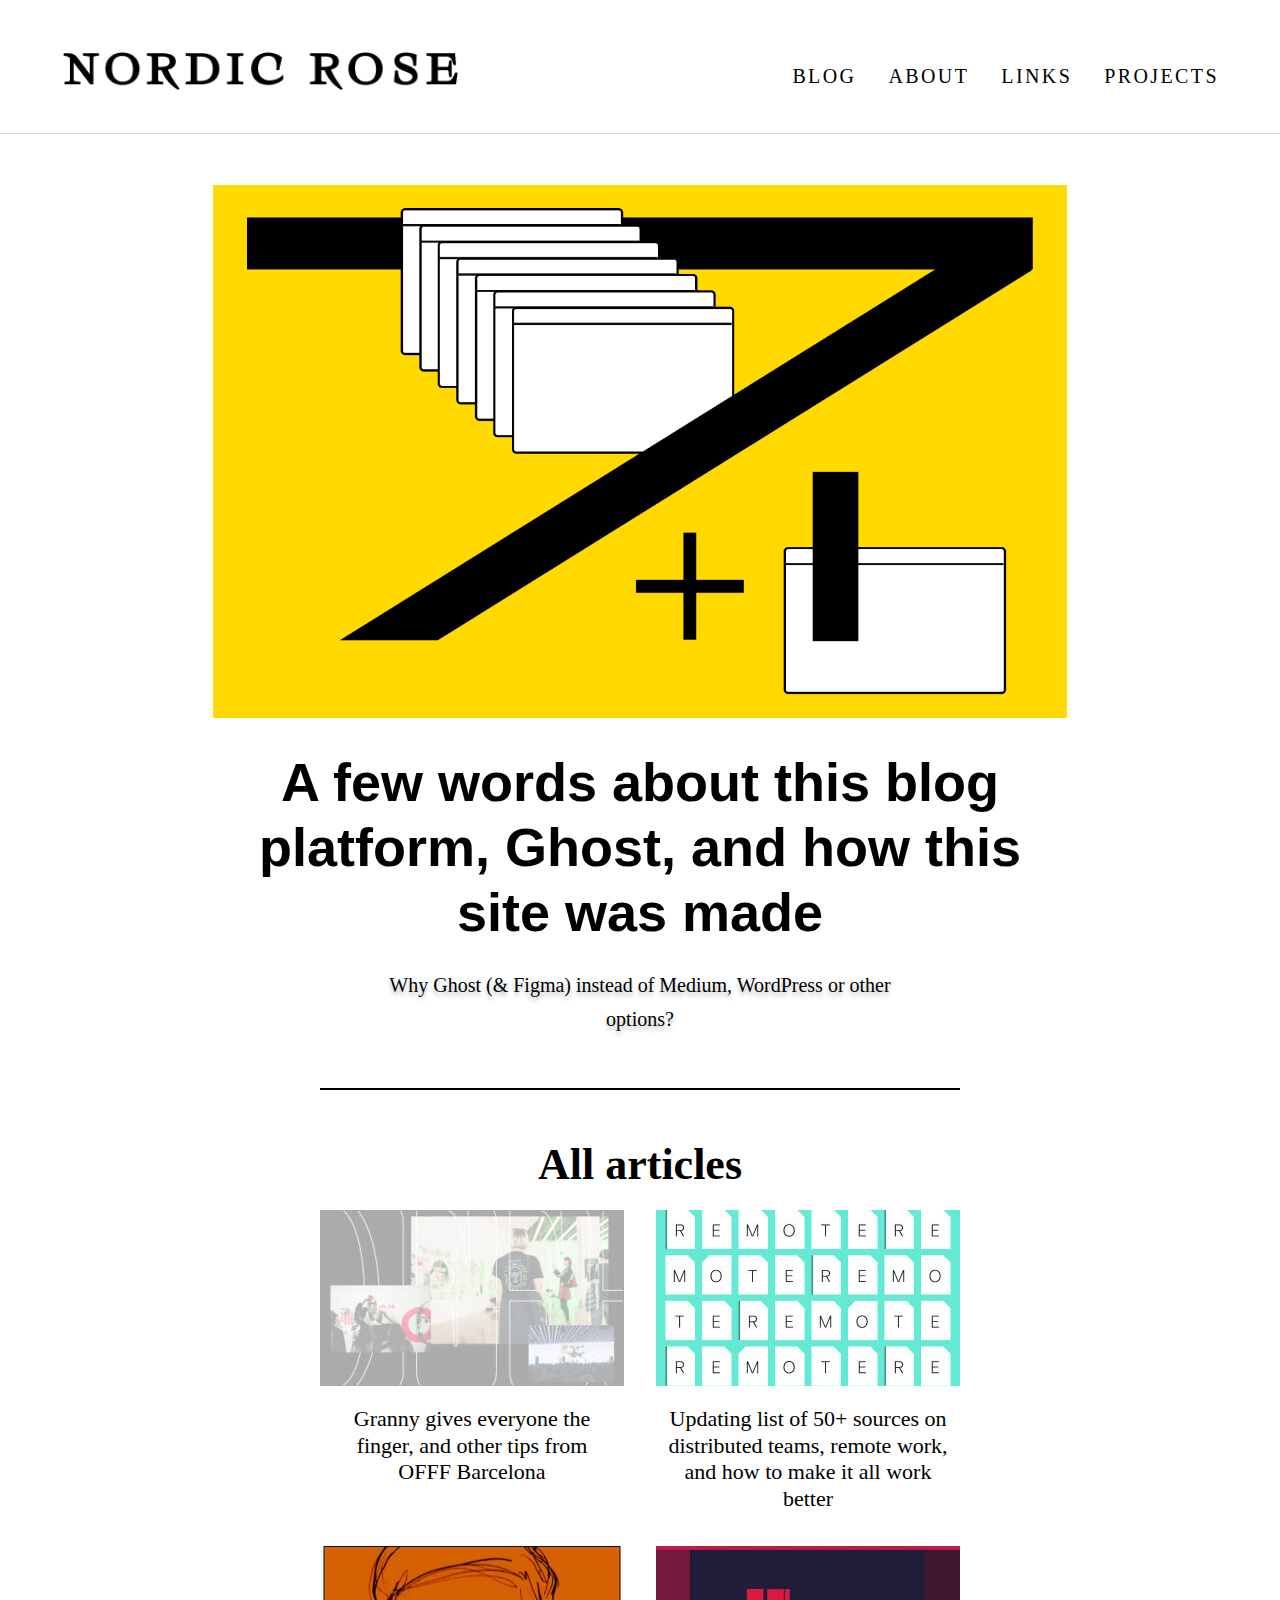
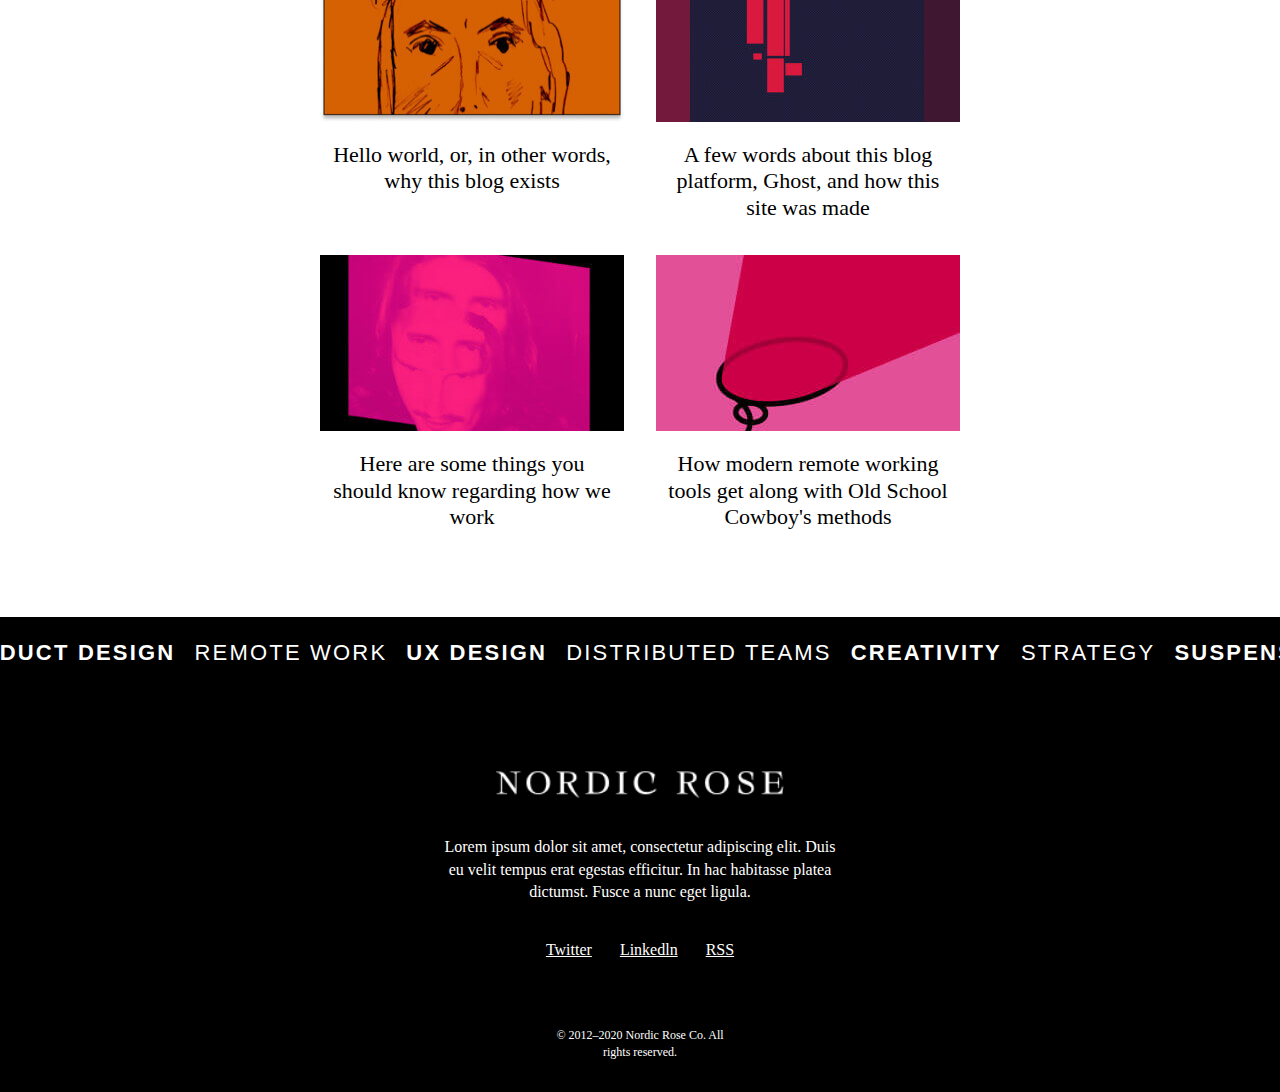
<file: index.html>
<!DOCTYPE html>
<html lang="en">

<head>
    <meta charset="UTF-8" />
    <meta http-equiv="X-UA-Compatible" content="IE=edge" />
    <meta name="viewport" content="width=device-width, initial-scale=1.0" />
    <link rel="stylesheet" href="styles.css" />
    <link href="https://fonts.cdnfonts.com/css/new-york-extra-large" rel="stylesheet" />
    <link href="https://fonts.cdnfonts.com/css/sf-mono" rel="stylesheet" />
    <link href="https://fonts.cdnfonts.com/css/sf-pro-display" rel="stylesheet" />
    <link href="https://fonts.cdnfonts.com/css/sf-pro-display" rel="stylesheet" />
    <title>Nordic Rose</title>
</head>

<body>
    <header class="header">
        <div class="top_padding_nordic">
            <h1>
                <picture>
                    <source media="(max-width:854px)" srcset="photos/mobile_rose.png" />
                    <source media="(min-width:854px)" width="395" height="38" srcset="photos/desktop_rose.png" />
                    <img class="rose" width="217" height="24" src="photos/mobile_rose.png" alt="NORDIC ROSE" />
                </picture>
            </h1>
        </div>
        <div class="desktop_menu">
            <a href="" class="menu_link">BLOG</a>
            <a href="" class="menu_link">ABOUT</a>
            <a href="" class="menu_link">LINKS</a>
            <a href="" class="menu_link">PROJECTS</a>
        </div>
        <div class="top_padding_burger">
            <img width="25" height="16" src="photos/burger.png" alt="burger" />
        </div>
    </header>
    <article>
        <section class="top_section">
            <div>
                <picture>
                    <source media="(max-width:854px)" width="375" height="234" srcset="photos/top_photo_mobile.jpg" />
                    <source media="(max-width:854px)" width="854" height="533" srcset="photos/desktop.jpg" />
                    <img src="photos/big_desktop.png" width="854" height="533" alt="big photo" />
                </picture>
            </div>
            <div>
                <h2 class="about_blog">
                    A few words about this blog platform, Ghost, and how this site was
                    made
                </h2>
                <h3 class="small_text_about_blog">
                    Why Ghost (& Figma) instead of Medium, WordPress or other options?
                </h3>
            </div>
        </section>
        <section class="section_with_photo">
            <h2 class="articles">All articles</h2>
            <div class="photo">
                <div class="atribute">
                    <img class="second_page_photos" width="304" height="176" src="photos/1.jpg"
                        alt="Granny gives everyone the finger" />
                    <div>
                        <p class="text_after_images">
                            Granny gives everyone the finger, and other tips from OFFF
                            Barcelona
                        </p>
                    </div>
                </div>
                <div class="atribute">
                    <img class="second_page_photos" width="304" height="176" src="photos/2.jpg" alt="Hello world" />
                    <div>
                        <p class="text_after_images">
                            Hello world, or, in other words, why this blog exists
                        </p>
                    </div>
                </div>
                <div class="atribute">
                    <img class="second_page_photos" width="304" height="176" src="photos/3.jpg"
                        alt="regarding how we work" />
                    <div>
                        <p class="text_after_images">
                            Here are some things you should know regarding how we work
                        </p>
                    </div>
                </div>
                <div class="atribute">
                    <img class="second_page_photos" width="304" height="176" src="photos/4.jpg" alt="remote work" />
                    <div>
                        <p class="text_after_images">
                            Updating list of 50+ sources on distributed teams, remote work,
                            and how to make it all work better
                        </p>
                    </div>
                </div>
                <div class="atribute">
                    <img class="second_page_photos" width="304" height="176" src="photos/5.jpg"
                        alt="A few words about this blog platform" />
                    <div>
                        <p class="text_after_images">
                            A few words about this blog platform, Ghost, and how this site
                            was made
                        </p>
                    </div>
                </div>
                <div class="atribute">
                    <img class="second_page_photos" width="304" height="176" src="photos/6.jpg"
                        alt="modern remote working" />
                    <div>
                        <p class="text_after_images">
                            How modern remote working tools get along with Old School
                            Cowboy's methods
                        </p>
                    </div>
                </div>
            </div>
        </section>
    </article>
    <footer class="footer_black_square">
        <div class="square_first_text">
            <div class="scroll_text bold_text">DIGITAL PRODUCT DESIGN</div>
            <div class="scroll_text work">REMOTE WORK</div>
            <div class="scroll_text bold_text">UX DESIGN</div>
            <div class="scroll_text teams">DISTRIBUTED TEAMS</div>
            <div class="scroll_text bold_text">CREATIVITY</div>
            <div class="scroll_text strategy">STRATEGY</div>
            <div class="scroll_text bold_text">SUSPENSE</div>
            <div class="scroll_text growth">GROWTH</div>
        </div>
        <div class="bottom_rose">
            <picture>
                <source media="(max-width:854px)" width="245" height="35" srcset="photos/bottom_rose_mobile.png" />
                <source media="(min-width:854px)" width="300" height="40" srcset="photos/bottom_rose_mobile.png" />
                <img src="photos/bottom_rose_mobile.png" width="300" height="40" alt="NORDIC ROSE" />
            </picture>
        </div>
        <p class="lorem">
            Lorem ipsum dolor sit amet, consectetur adipiscing elit. Duis eu velit
            tempus erat egestas efficitur. In hac habitasse platea dictumst. Fusce a
            nunc eget ligula.
        </p>
        <div class="links_padding">
            <ul class="links">
                <li><a class="link" href="">Twitter</a></li>
                <li><a class="link" href="">Linkedln</a></li>
                <li><a class="link" href="">RSS</a></li>
            </ul>
        </div>

        <p class="copy_text">© 2012–2020 Nordic Rose Co. All rights reserved.</p>
    </footer>
</body>

</html>
</file>
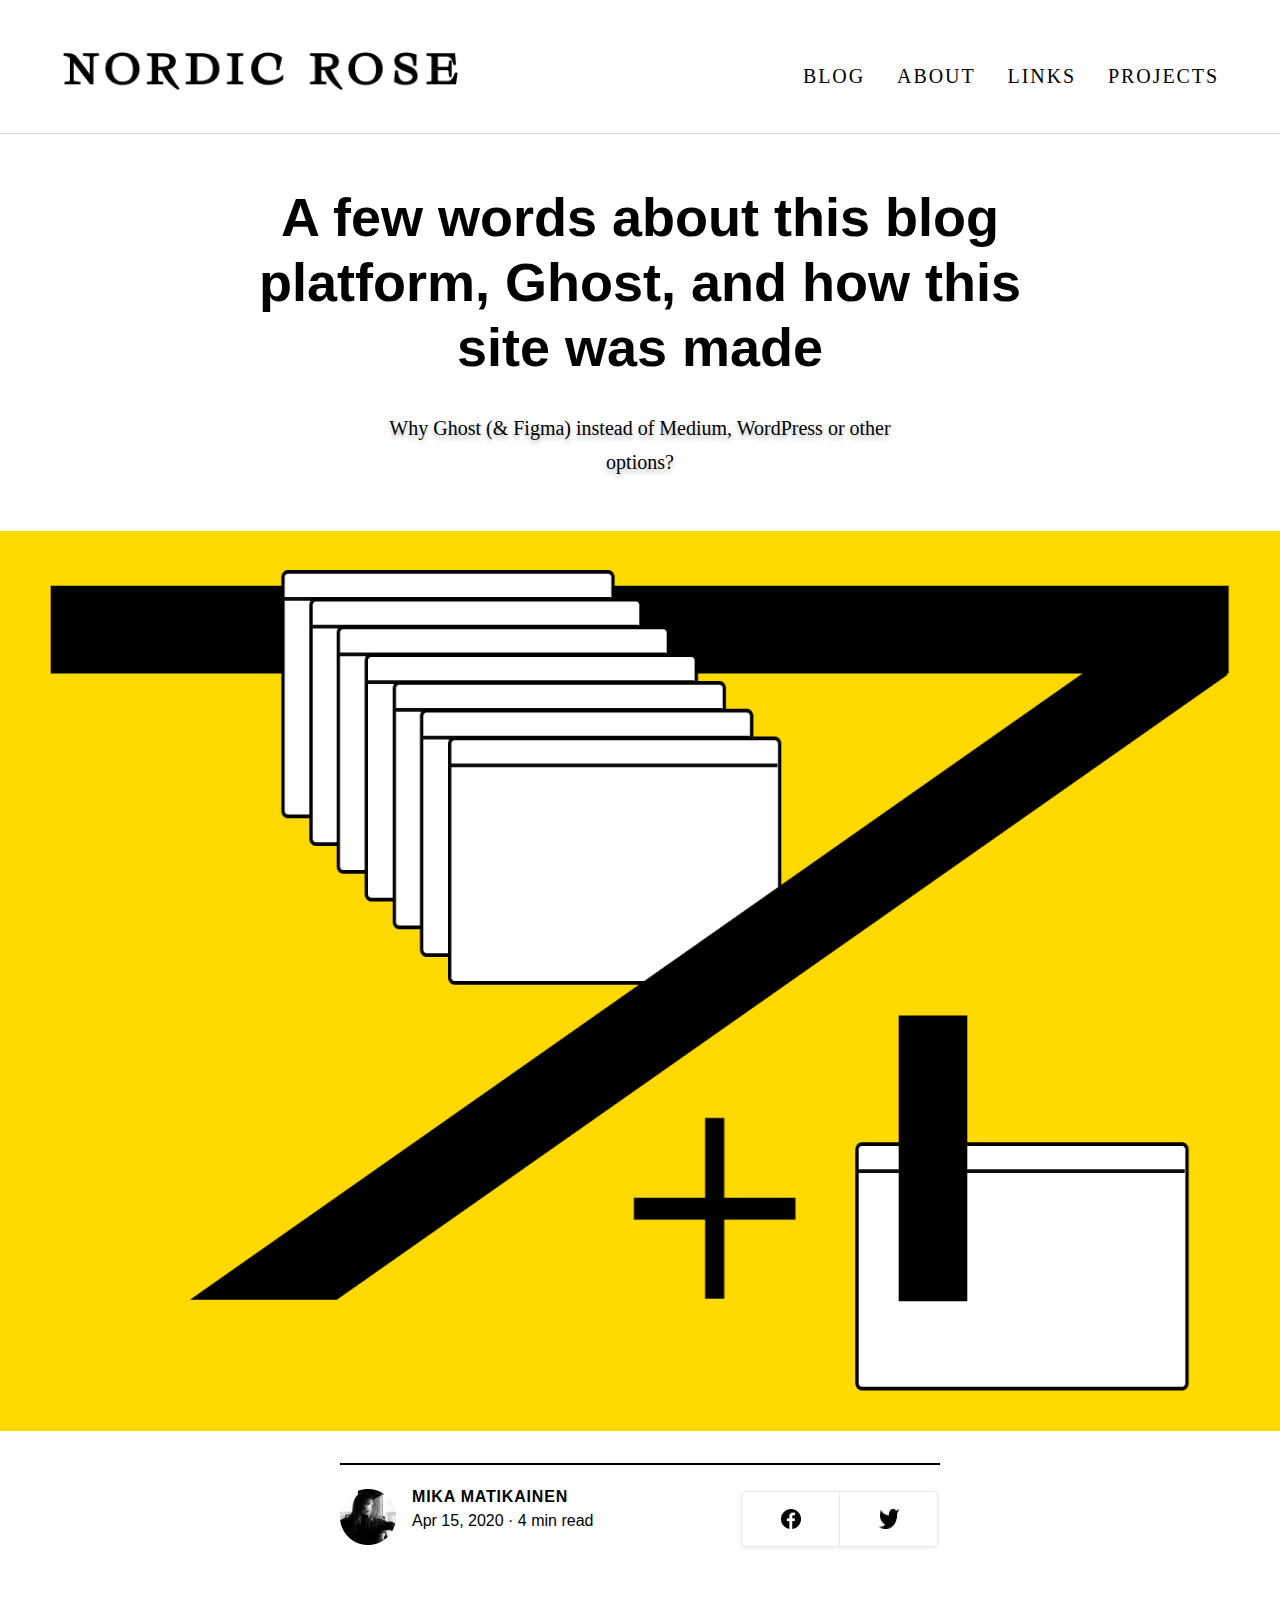
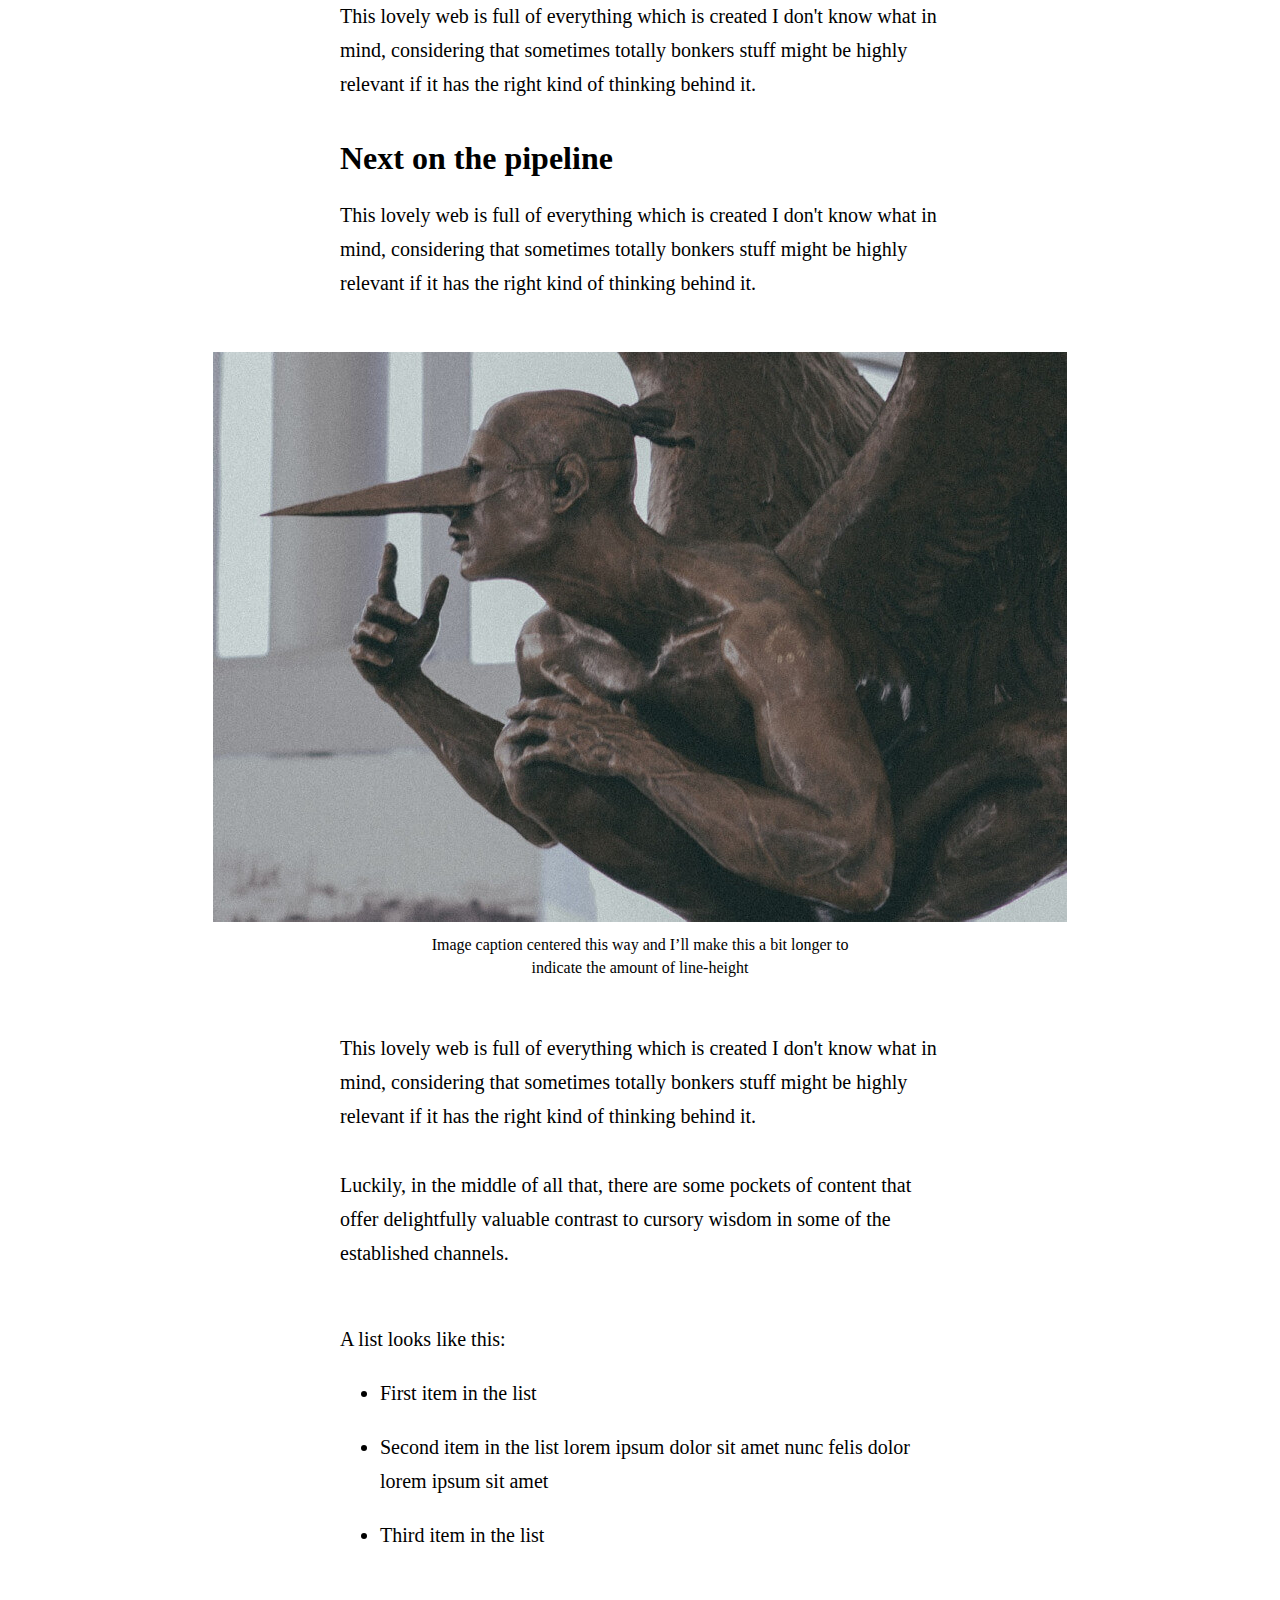
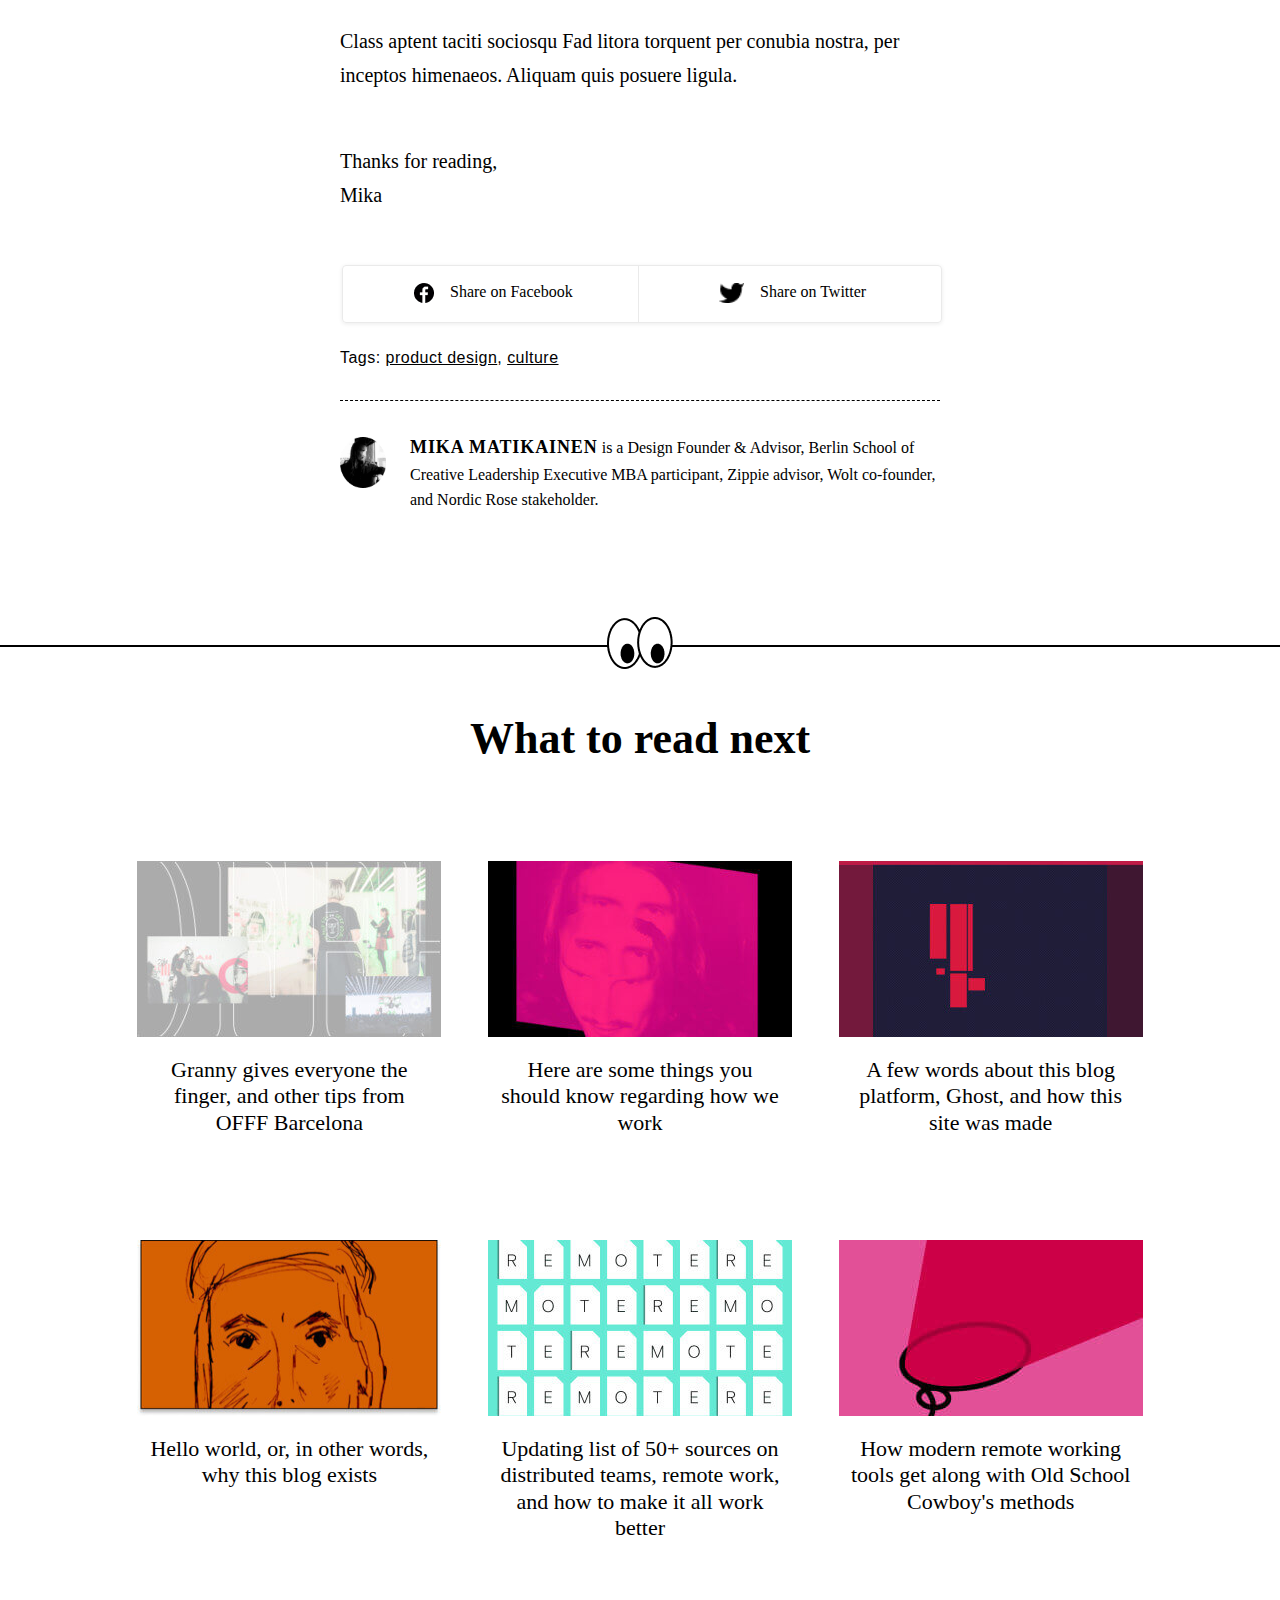
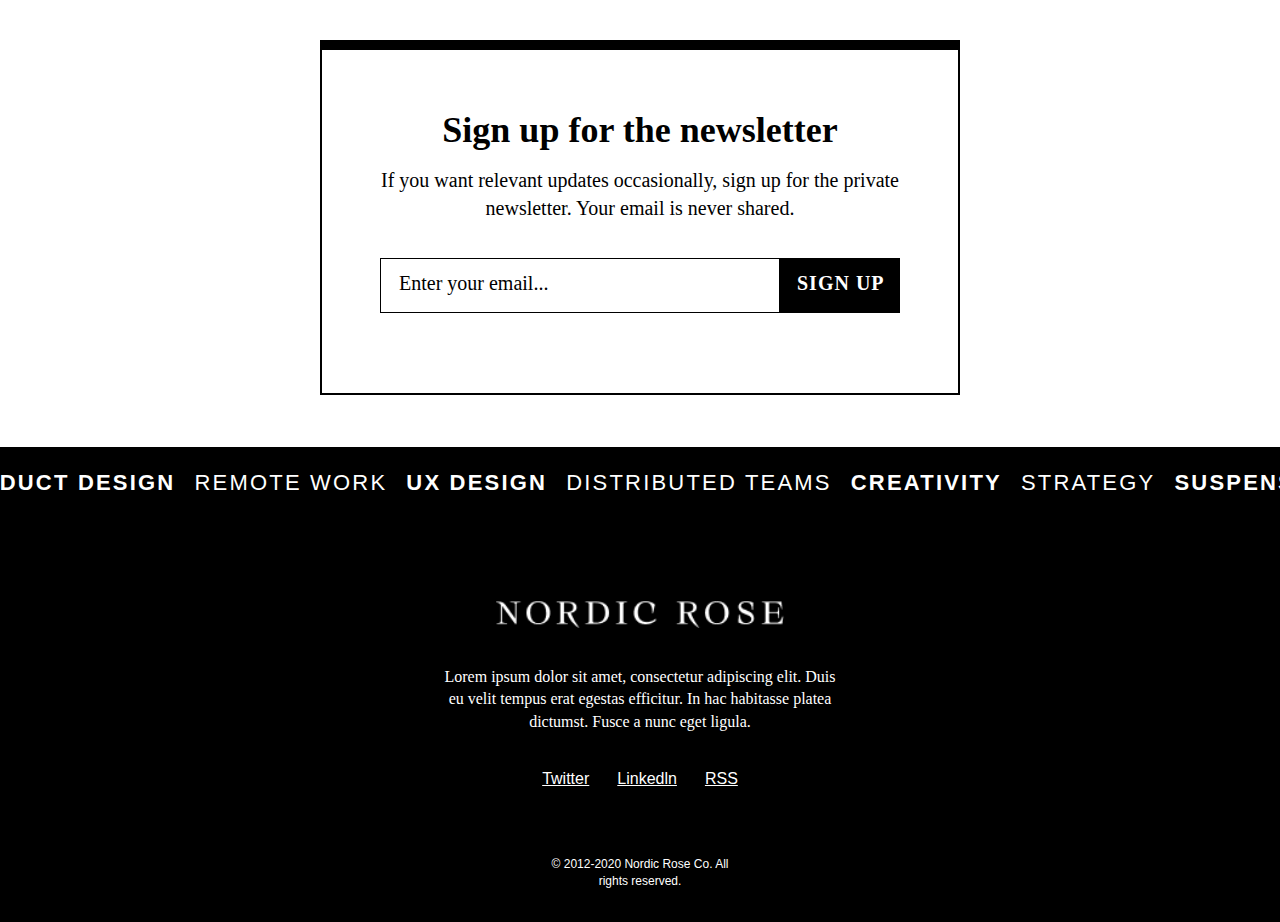
<file: post.html>
<!DOCTYPE html>
<html lang="en">

<head>
    <meta charset="UTF-8">
    <meta http-equiv="X-UA-Compatible" content="IE=edge">
    <meta name="viewport" content="width=device-width, initial-scale=1.0">
    <link rel="stylesheet" href="post.css">
    <link href="https://fonts.cdnfonts.com/css/new-york-extra-large" rel="stylesheet">
    <link href="https://fonts.cdnfonts.com/css/sf-mono" rel="stylesheet">
    <link href="https://fonts.cdnfonts.com/css/sf-pro-display" rel="stylesheet">
    <link href="https://fonts.cdnfonts.com/css/sf-pro-display" rel="stylesheet">

    <title>Nordic Rose</title>
</head>

<body>
    <header class="header">

        <div class="top_padding_nordic">
            <h1>
                <picture>
                    <source media="(max-width:854px)" srcset="photos/mobile_rose.png" />
                    <source media="(min-width:854px)" width="395" height="38" srcset="photos/desktop_rose.png" />
                    <img class="rose" width="217" height="24" src="photos/mobile_rose.png" alt="NORDIC ROSE">
                </picture>
            </h1>
        </div>
        <div class="desktop_menu">
            <a href="" class="menu_link">BLOG</a>
            <a href="" class="menu_link">ABOUT</a>
            <a href="" class="menu_link">LINKS</a>
            <a href="" class="menu_link">PROJECTS</a>
        </div>
        <div class="top_padding_burger"><img width="25" height="16" src="photos/burger.png" alt="burger">
        </div>
    </header>
    <article>
        <section class="top_section">
            <div>
                <h2 class="about_blog">A few words about this blog platform, Ghost, and how this site was made</h2>
                <h3 class="small_text_about_blog">Why Ghost (& Figma) instead of Medium, WordPress or other options?
                </h3>
            </div>
            <div class="top_photo padding_top52">
                <picture>
                    <source media="(max-width:854px)" width="375" height="234" srcset="photos/top_photo_mobile.jpg" />
                    <source media="(max-width:854px)" width="854" height="533" srcset="photos/desktop.jpg" />
                    <source media="(min-width:1440px)" width="1440" height="900" srcset="photos/big_desktop.png" />
                    <img src="photos/big_desktop.png" width="1440" height="900" alt="big photo">
                </picture>
            </div>
        </section>
        <section class="second_section">
            <div class="second_section_block">
                <div class="author_of_post_info">
                    <div class="inf_about_author">
                        <img src="photos/avatar.png" width="56" height="56" alt="avatar">
                        <div class="text_about_author">
                            <p class="author_name">Mika Matikainen</p>
                            <p class="time"> <time datetime="2020-04-15">Apr 15, 2020</time> · 4 min read</p>
                        </div>
                    </div>
                    <table class="table_with_photo">
                        <tr class="table_of_contact">
                            <td class="facebook"><a href=""><img src="photos/facebook.png" width="20" height="20"
                                        alt="facebook"></a>
                            </td>
                            <td class="twitter"><a href=""><img src="photos/twitter.png" width="20" height="20"
                                        alt="twitter"></a></td>
                            <td class="phone abyss"><a href=""><img src="photos/phone.png" width="20" height="20"
                                        alt="phone"></a></td>
                    </table>
                </div>
                <p class="author_comment text_of_section">This lovely web is full of everything which is created I don't
                    know what in mind,
                    considering that sometimes totally bonkers stuff might be highly relevant if it has the right kind
                    of
                    thinking behind it. </p>
                <h2 class="pipeline">Next on the pipeline</h2>
                <p class="text_after_pipeline text_of_section">This lovely web is full of everything which is created I
                    don't know what in
                    mind, considering
                    that
                    sometimes totally bonkers stuff might be highly relevant if it has the right kind of thinking behind
                    it.
                </p>
            </div>


            <div class="rectangle">
                <picture>
                    <source media="(max-width:854px)" width="375" height="250" srcset="photos\rectangle.png" />
                    <source media="(min-width:854px)" width="854" height="570" srcset="photos/rectangle_desktop.jpg" />
                    <img src="photos/rectangle_desktop.jpg" width="854" height="570" alt="rectangle">
                </picture>
                <figcaption class="rectangle_caption">Image caption centered this way and I’ll make this a bit longer to
                    indicate the amount of line-height</figcaption>
            </div>
            <div class="second_section_block">
                <div class="last_section_text">
                    <p class="text_of_section">This lovely web is full of everything which is created I don't know what
                        in
                        mind, considering that
                        sometimes totally bonkers stuff might be highly relevant if it has the right kind of thinking
                        behind
                        it. </p>
                    <p class="text_of_section last_text_second">Luckily, in the middle of all that, there are some
                        pockets
                        of content that offer delightfully
                        valuable
                        contrast to cursory wisdom in some of the established channels.</p>
                    <div class="text_of_section list">
                        <p>A list looks like this:</p>
                        <ul>
                            <li>First item in the list</li>
                            <li class="list_part">Second item in the list lorem ipsum dolor sit amet nunc felis dolor
                                lorem
                                ipsum sit amet</li>
                            <li class="list_part">Third item in the list</li>
                        </ul>

                    </div>
                    <p class="text_of_section text_after_list">Class aptent taciti sociosqu Fad litora torquent per
                        conubia
                        nostra, per inceptos himenaeos. Aliquam quis posuere ligula. </p>
                    <p class="text_of_section end">Thanks for reading,<br>
                        Mika</p>
                </div>
                <div class="article_section_footer">
                    <p class="section_footer_text share">Share:</p>

                    <table class="table_footer">
                        <tr class="table_of_contact2">
                            <td class="facebook2"><a href="" class="no_decoration">
                                <img src="photos\facebook.png"
                                        class="share_on_photo" width="20" height="20" alt="facebook">
                                    <p class="share_on">Share on Facebook </p>
                                </a></td>
                            <td class="twitter2"><a href="" class="no_decoration"><img class="share_on_photo"
                                        src="photos/twitter.png" width="20" height="20" alt="twitter">
                                    <p class="share_on">Share on Twitter </p>
                                </a></td>
                            <td class="phone"><a href=""><img src="photos/phone.png" width="20" height="20"
                                        alt="phone"></a>
                            </td>
                        </tr>
                    </table>
                    <p class="section_footer_text tags">Tags: <a href="" class="black_link">product design</a>, <a
                            href="" class="black_link">culture</a></p>
                </div>
                <div class="comment_from_author">
                    <img class="big_avatar" src="photos/big_avatar.png" width="70" height="70" alt="big avatar">
                    <p class="big_avatar_text"><span class="big_avatar_text_bold">Mika Matikainen</span> is a Design
                        Founder
                        & Advisor, Berlin School of Creative Leadership Executive MBA participant, Zippie advisor, Wolt
                        co-founder, and Nordic Rose stakeholder. </p>
                </div>
            </div>

        </section>
        <section class="additional_articles">
            <h2 class="read_next">What to read next</h2>
            <div class="photo">
                <div class="atribute">
                    <img class="second_page_photos" width="304" height="176" src="photos/1.jpg"
                        alt="Granny gives everyone the finger">
                    <div>
                        <p class="text_after_images">Granny gives everyone the finger, and other tips from OFFF
                            Barcelona</p>
                    </div>
                </div>
                <div class="atribute">
                    <img class="second_page_photos" width="304" height="176" src="photos\2.jpg" alt="Hello world">
                    <div>
                        <p class="text_after_images">Hello world, or, in other words, why this blog exists
                        </p>
                    </div>
                </div>
                <div class="atribute">
                    <img class="second_page_photos" width="304" height="176" src="photos/3.jpg"
                        alt="regarding how wework">
                    <div>
                        <p class="text_after_images">Here are some things you should know regarding how we work </p>
                    </div>
                </div>
                <div class="atribute">
                    <img class="second_page_photos" width="304" height="176" src="photos/4.jpg" alt="remote work">
                    <div>
                        <p class="text_after_images">Updating list of 50+ sources on distributed teams, remote
                            work, and
                            how to make it all work better</p>
                    </div>
                </div>
                <div class="atribute">
                    <img class="second_page_photos" width="304" height="176" src="photos/5.jpg"
                        alt="A few words about this blog platform">
                    <div>
                        <p class="text_after_images">A few words about this blog platform, Ghost, and how this site was
                            made</p>
                    </div>
                </div>
                <div class="atribute">
                    <img class="second_page_photos" width="304" height="176" src="photos/6.jpg"
                        alt="modern remote working">
                    <div>
                        <p class="text_after_images">How modern remote working tools get along with Old School
                            Cowboy's methods
                        </p>
                    </div>
                </div>
            </div>
        </section>
        <section class="sign_up">
            <h2 class="sign_up_caption">Sign up for the newsletter</h2>
            <p class="sign_up_text">If you want relevant updates occasionally, sign up for the private newsletter. Your
                email is never shared.</p>
            <form class="mail">
                <input class="input_mail" placeholder="Enter your email..." type="text"><button class="mail_text">sign
                    up</button>
            </form>
        </section>
        <article>
            <footer class="footer_black_square">
                <div class="square_first_text">
                    <div class="scroll_text bold_text ">DIGITAL PRODUCT DESIGN</div>
                    <div class="scroll_text work">REMOTE WORK</div>
                    <div class="scroll_text bold_text ">UX DESIGN</div>
                    <div class="scroll_text teams">DISTRIBUTED TEAMS</div>
                    <div class="scroll_text bold_text">CREATIVITY</div>
                    <div class="scroll_text strategy">STRATEGY</div>
                    <div class="scroll_text bold_text">SUSPENSE</div>
                    <div class="scroll_text growth">GROWTH</div>
                </div>
                <div class="bottom_rose">
                    <picture>
                        <source media="(max-width:854px)" width="245" height="35"
                            srcset="photos/bottom_rose_mobile.png" />
                        <source media="(min-width:854px)" width="300" height="40"
                            srcset="photos/bottom_rose_mobile.png" />
                        <img src="photos/bottom_rose_mobile.png" width="300" height="40" alt="NORDIC ROSE">
                    </picture>
                </div>
                <p class="lorem">Lorem ipsum dolor sit amet, consectetur adipiscing elit. Duis eu velit tempus erat
                    egestas efficitur. In hac habitasse platea dictumst. Fusce a nunc eget ligula.</p>
                <div class="links_div">
                    <ul class="links">
                        <li><a class="link" href="">Twitter</a></li>
                        <li><a class="link" href="">Linkedln</a></li>
                        <li><a class="link" href="">RSS</a></li>
                    </ul>
                </div>
                <p class="copy_text">© 2012-2020 Nordic Rose Co. All rights reserved.</p>
            </footer>

</body>

</html>
</file>
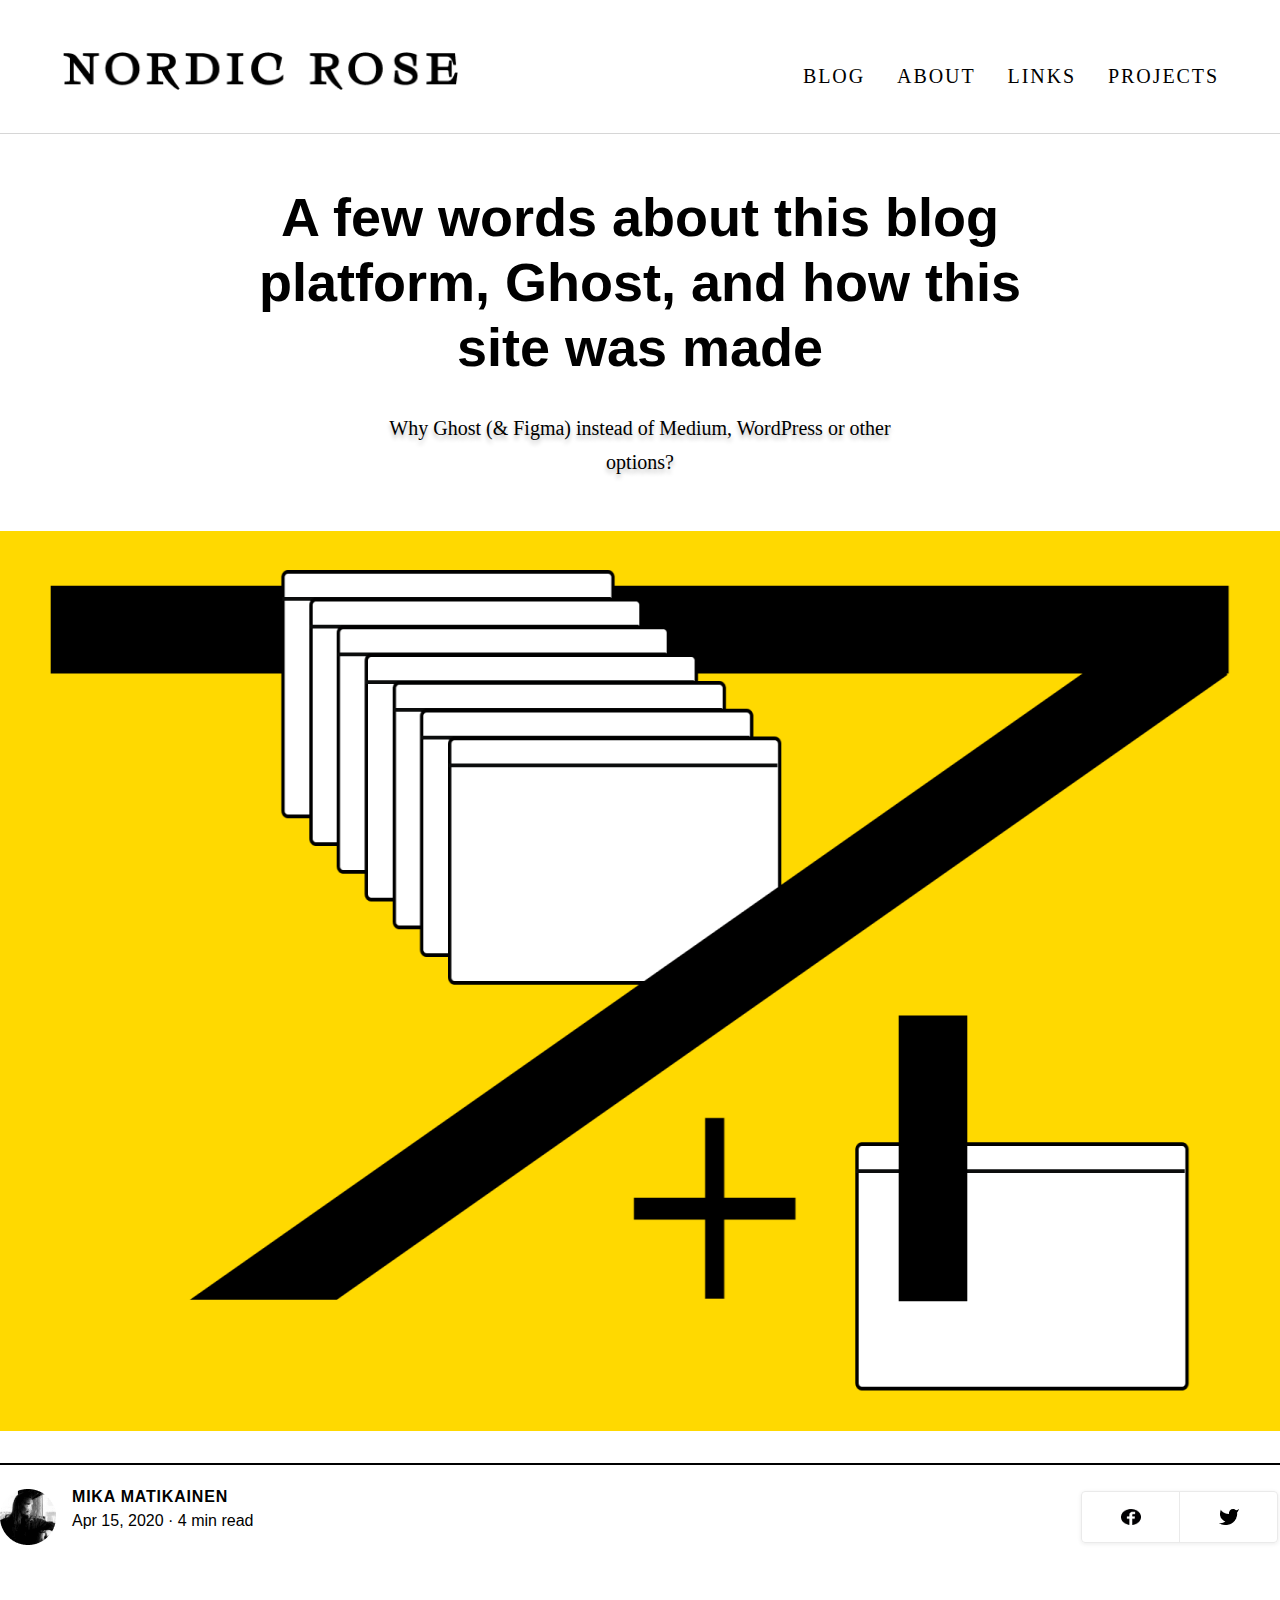
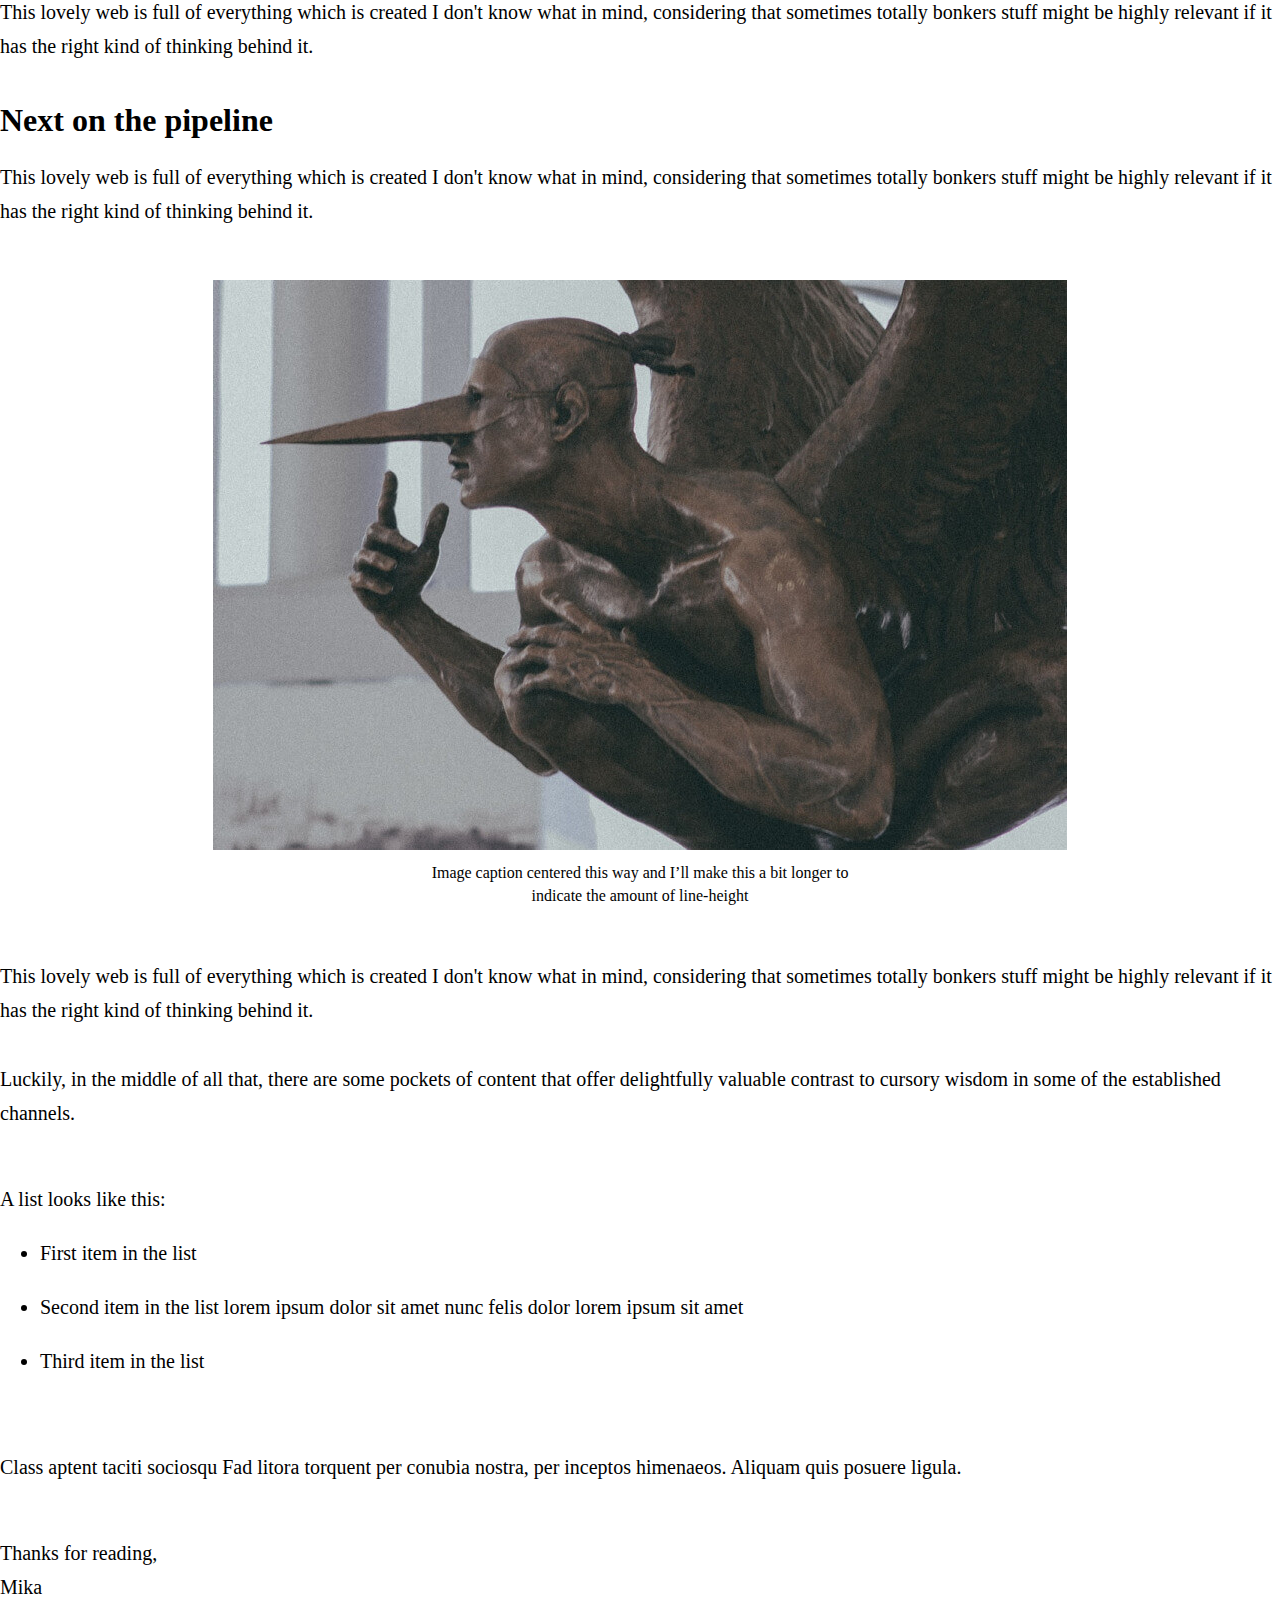
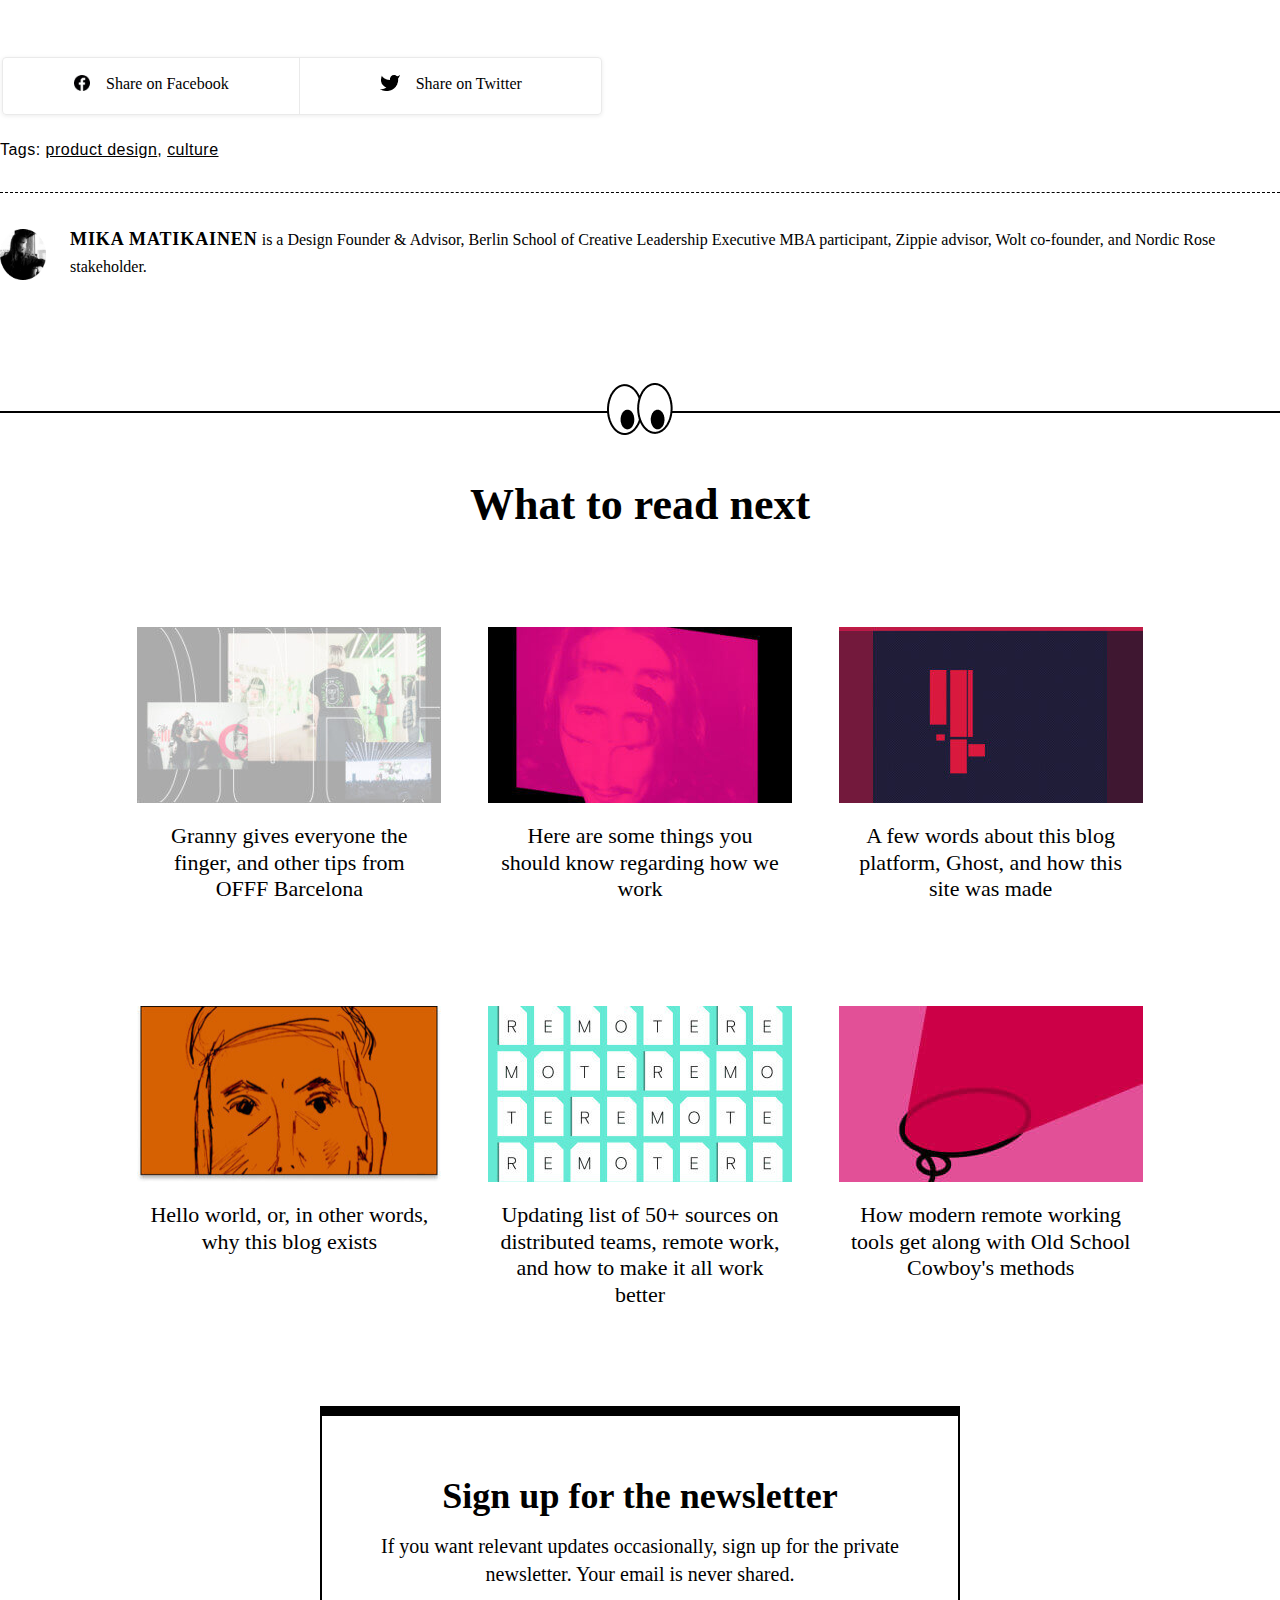
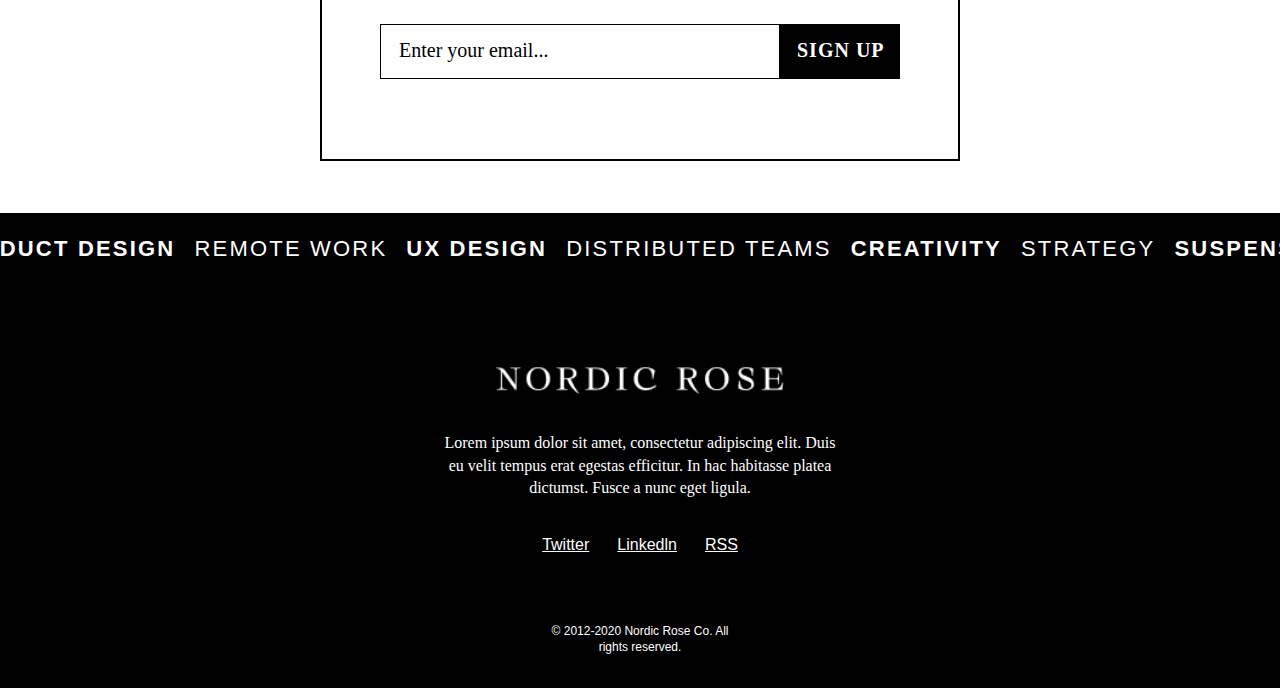
<file: postAdaptive.html>
<!DOCTYPE html>
<html lang="en">

<head>
    <meta charset="UTF-8">
    <meta http-equiv="X-UA-Compatible" content="IE=edge">
    <meta name="viewport" content="width=device-width, initial-scale=1.0">
    <link rel="stylesheet" href="post.css">
    <link href="https://fonts.cdnfonts.com/css/new-york-extra-large" rel="stylesheet">
    <link href="https://fonts.cdnfonts.com/css/sf-mono" rel="stylesheet">
    <link href="https://fonts.cdnfonts.com/css/sf-pro-display" rel="stylesheet">
    <link href="https://fonts.cdnfonts.com/css/sf-pro-display" rel="stylesheet">

    <title>Nordic Rose</title>
</head>

<body>
    <header class="header">

        <div class="top_padding_nordic">
            <h1>
                <picture>
                    <source media="(max-width:854px)" srcset="photos/mobile_rose.png" />
                    <source media="(min-width:854px)" width="395" height="38" srcset="photos/desktop_rose.png" />
                    <img class="rose" width="217" height="24" src="photos/mobile_rose.png" alt="NORDIC ROSE">
                </picture>
            </h1>
        </div>
        <div class="desktop_menu">
            <a href="" class="menu_link">BLOG</a>
            <a href="" class="menu_link">ABOUT</a>
            <a href="" class="menu_link">LINKS</a>
            <a href="" class="menu_link">PROJECTS</a>
        </div>
        <div class="top_padding_burger"><img width="25" height="16" src="photos/burger.png" alt="burger">
        </div>
    </header>
    <article>
        <section class="top_section">
            <div>
                <h2 class="about_blog">A few words about this blog platform, Ghost, and how this site was made</h2>
                <h3 class="small_text_about_blog">Why Ghost (& Figma) instead of Medium, WordPress or other options?
                </h3>
            </div>
            <div class="top_photo padding_top52">
                <picture>
                    <source media="(max-width:854px)" width="375" height="234" srcset="photos/top_photo_mobile.jpg" />
                    <source media="(max-width:854px)" width="854" height="533" srcset="photos/desktop.jpg" />
                    <source media="(min-width:1440px)" width="1440" height="900" srcset="photos/big_desktop.png" />
                    <img src="photos/big_desktop.png" width="1440" height="900" alt="big photo">
                </picture>
            </div>
        </section>
        <section class="second_section">
            <div class="author_of_post_info">
                <div class="inf_about_author">
                    <img src="photos/avatar.png" width="56" height="56" alt="avatar">
                    <div class="text_about_author">
                        <p class="author_name">Mika Matikainen</p>
                        <p class="time"> <time datetime="2020-04-15">Apr 15, 2020</time> · 4 min read</p>
                    </div>
                </div>
                <table class="table_with_photo">
                    <tr class="table_of_contact">
                        <td class="facebook"><a href=""><img src="photos/facebook.png" width="20" height="16"
                                    alt="facebook"></a>
                        </td>
                        <td class="twitter"><a href=""><img src="photos/twitter.png" width="20" height="16"
                                    alt="twitter"></a></td>
                        <td class="phone abyss"><a href=""><img src="photos/phone.png" width="20" height="16"
                                    alt="phone"></a></td>
                </table>
            </div>
            <p class="author_comment text_of_section">This lovely web is full of everything which is created I don't
                know what in mind,
                considering that sometimes totally bonkers stuff might be highly relevant if it has the right kind of
                thinking behind it. </p>
            <h2 class="pipeline">Next on the pipeline</h2>
            <p class="text_after_pipeline text_of_section">This lovely web is full of everything which is created I
                don't know what in
                mind, considering
                that
                sometimes totally bonkers stuff might be highly relevant if it has the right kind of thinking behind it.
            </p>

            <div class="rectangle">
                <picture>
                    <source media="(max-width:854px)" width="375" height="250" srcset="photos\rectangle.png" />
                    <source media="(min-width:854px)" width="854" height="570" srcset="photos/rectangle_desktop.jpg" />
                    <img src="photos/rectangle_desktop.jpg" width="854" height="570" alt="rectangle">
                </picture>
                <figcaption class="rectangle_caption">Image caption centered this way and I’ll make this a bit longer to
                    indicate the amount of line-height</figcaption>
            </div>
            <div class="last_section_text">
                <p class="text_of_section">This lovely web is full of everything which is created I don't know what in
                    mind, considering that
                    sometimes totally bonkers stuff might be highly relevant if it has the right kind of thinking behind
                    it. </p>
                <p class="text_of_section last_text_second">Luckily, in the middle of all that, there are some pockets
                    of content that offer delightfully
                    valuable
                    contrast to cursory wisdom in some of the established channels.</p>
                <div class="text_of_section list">
                    <p>A list looks like this:</p>
                    <ul>
                        <li>First item in the list</li>
                        <li class="list_part">Second item in the list lorem ipsum dolor sit amet nunc felis dolor lorem
                            ipsum sit amet</li>
                        <li class="list_part">Third item in the list</li>
                    </ul>

                </div>
                <p class="text_of_section text_after_list">Class aptent taciti sociosqu Fad litora torquent per conubia
                    nostra, per inceptos himenaeos. Aliquam quis posuere ligula. </p>
                <p class="text_of_section end">Thanks for reading,<br>
                    Mika</p>
            </div>
            <div class="article_section_footer">
                <p class="section_footer_text share">Share:</p>

                <table class="table_footer">
                    <tr class="table_of_contact2">
                        <td class="facebook2"><a href="" class="no_decoration"><img src="photos\facebook.png"
                                    class="share_on_photo" width="20" height="16" alt="facebook">
                                <p class="share_on">Share on Facebook </p>
                            </a></td>
                        <td class="twitter2"><a href="" class="no_decoration"><img class="share_on_photo"
                                    src="photos/twitter.png" width="20" height="16" alt="twitter">
                                <p class="share_on">Share on Twitter </p>
                            </a></td>
                        <td class="phone"><a href=""><img src="photos/phone.png" width="20" height="16" alt="phone"></a>
                        </td>
                    </tr>
                </table>
                <p class="section_footer_text tags">Tags: <a href="" class="black_link">product design</a>, <a href=""
                        class="black_link">culture</a></p>
            </div>
            <div class="comment_from_author">
                <img class="big_avatar" src="photos/big_avatar.png" width="70" height="70" alt="big avatar">
                <p class="big_avatar_text"><span class="big_avatar_text_bold">Mika Matikainen</span> is a Design Founder
                    & Advisor, Berlin School of Creative Leadership Executive MBA participant, Zippie advisor, Wolt
                    co-founder, and Nordic Rose stakeholder. </p>
            </div>
        </section>
        <section class="additional_articles">
            <h2 class="read_next">What to read next</h2>
            <div class="photo">
                <div class="atribute">
                    <img class="second_page_photos" width="304" height="176" src="photos/1.jpg"
                        alt="Granny gives everyone the finger">
                    <div>
                        <p class="text_after_images">Granny gives everyone the finger, and other tips from OFFF
                            Barcelona</p>
                    </div>
                </div>
                <div class="atribute">
                    <img class="second_page_photos" width="304" height="176" src="photos\2.jpg" alt="Hello world">
                    <div>
                        <p class="text_after_images">Hello world, or, in other words, why this blog exists
                        </p>
                    </div>
                </div>
                <div class="atribute">
                    <img class="second_page_photos" width="304" height="176" src="photos/3.jpg"
                        alt="regarding how wework">
                    <div>
                        <p class="text_after_images">Here are some things you should know regarding how we work </p>
                    </div>
                </div>
                <div class="atribute">
                    <img class="second_page_photos" width="304" height="176" src="photos/4.jpg" alt="remote work">
                    <div>
                        <p class="text_after_images">Updating list of 50+ sources on distributed teams, remote
                            work, and
                            how to make it all work better</p>
                    </div>
                </div>
                <div class="atribute">
                    <img class="second_page_photos" width="304" height="176" src="photos/5.jpg"
                        alt="A few words about this blog platform">
                    <div>
                        <p class="text_after_images">A few words about this blog platform, Ghost, and how this site was
                            made</p>
                    </div>
                </div>
                <div class="atribute">
                    <img class="second_page_photos" width="304" height="176" src="photos/6.jpg"
                        alt="modern remote working">
                    <div>
                        <p class="text_after_images">How modern remote working tools get along with Old School
                            Cowboy's methods
                        </p>
                    </div>
                </div>
            </div>
        </section>
        <section class="sign_up">
            <h2 class="sign_up_caption">Sign up for the newsletter</h2>
            <p class="sign_up_text">If you want relevant updates occasionally, sign up for the private newsletter. Your
                email is never shared.</p>
            <form class="mail">
                <input class="input_mail" placeholder="Enter your email..." type="text"><button class="mail_text">sign
                    up</button>
            </form>
        </section>
        <article>
            <footer class="footer_black_square">
                <div class="square_first_text">
                    <div class="scroll_text bold_text ">DIGITAL PRODUCT DESIGN</div>
                    <div class="scroll_text work">REMOTE WORK</div>
                    <div class="scroll_text bold_text ">UX DESIGN</div>
                    <div class="scroll_text teams">DISTRIBUTED TEAMS</div>
                    <div class="scroll_text bold_text">CREATIVITY</div>
                    <div class="scroll_text strategy">STRATEGY</div>
                    <div class="scroll_text bold_text">SUSPENSE</div>
                    <div class="scroll_text growth">GROWTH</div>
                </div>
                <div class="bottom_rose">
                    <picture>
                        <source media="(max-width:854px)" width="245" height="35"
                            srcset="photos/bottom_rose_mobile.png" />
                        <source media="(min-width:854px)" width="300" height="40"
                            srcset="photos/bottom_rose_mobile.png" />
                        <img src="photos/bottom_rose_mobile.png" width="300" height="40" alt="NORDIC ROSE">
                    </picture>
                </div>
                <p class="lorem">Lorem ipsum dolor sit amet, consectetur adipiscing elit. Duis eu velit tempus erat
                    egestas efficitur. In hac habitasse platea dictumst. Fusce a nunc eget ligula.</p>
                <div class="links_div">
                    <ul class="links">
                        <li><a class="link" href="">Twitter</a></li>
                        <li><a class="link" href="">Linkedln</a></li>
                        <li><a class="link" href="">RSS</a></li>
                    </ul>
                </div>
                <p class="copy_text">© 2012-2020 Nordic Rose Co. All rights reserved.</p>
            </footer>

</body>

</html>
</file>
<file: styles.css>
*,
*::before,
*::after {
    box-sizing: border-box;
}

ul[class],
ol[class] {
    padding: 0;
}

body,
h1,
h2,
h3,
h4,
p,
ul[class],
ol[class],
li,
figure,
figcaption,
blockquote,
dl,
dd,
input {
    margin: 0;
}

body {
    min-height: 100vh;
    scroll-behavior: smooth;
    text-rendering: optimizeSpeed;
    line-height: 1.5;
}

ul[class],
ol[class] {
    list-style: none;
}


a:not([class]) {
    text-decoration-skip-ink: auto;
}

img {
    max-width: 100%;
    display: block;
}

article>*+* {
    margin-top: 1em;
}

input,
button,
textarea,
select {
    font: inherit;
}

@media (prefers-reduced-motion: reduce) {
    * {
        animation-duration: 0.01ms !important;
        animation-iteration-count: 1 !important;
        transition-duration: 0.01ms !important;
        scroll-behavior: auto !important;
    }
}

.desktop_menu {
    display: none;
}

.header {
    display: flex;
    justify-content: space-between;
    box-shadow: 0px 1px 0px rgba(0, 0, 0, 0.16);
}

.top_padding_nordic {
    padding: 24px 0px 21px 20px;
}

.top_padding_burger {
    padding: 24px 24px;
}

.top_section {
    text-align: center;
    padding-top: 52px;
    display: flex;
    flex-direction: column;
    align-items: center;
    position: relative;
}

.about_blog {
    font-family: 'New York Extra Large', sans-serif;
    font-size: 34px;
    font-weight: 700;
    line-height: 120%;
    padding: 32px 20px 0px 20px;
    margin-right: auto;
    margin-left: auto;
    max-width: 375px;
}

.small_text_about_blog {
    padding: 24px 20px 0px 20px;
    font-family: 'SF Mono';
    font-weight: 400;
    font-size: 16px;
    line-height: 170%;
    text-shadow: 0px 4px 4px rgba(0, 0, 0, 0.25);
    margin-right: auto;
    margin-left: auto;
    max-width: 375px;
}

.section_with_photo {
    margin-top: 52px;
    margin-left: auto;
    margin-right: auto;
    border-top: 2px solid black;
    max-width: 640px;
    text-align: center;
    padding-top: 56px;
    position: relative;
}

.photo {
    max-width: 304px;
    display: flex;
    flex-direction: column;
    align-items: center;
    margin-left: auto;
    margin-right: auto;
}

.text_after_images {
    font-family: 'SF Pro Display';
    font-weight: 500;
    font-size: 22px;
    line-height: 120%;
    padding: 20px 11px 0px 11px;
}

.second_page_photos {
    display: block;
    margin-left: auto;
    margin-right: auto;
    margin-top: 42px;
}

.articles {
    font-family: 'New York Extra Large';
    font-weight: 700;
    font-size: 32px;
    line-height: 38px;
    margin-bottom: -13px;
}

.footer_black_square {
    background: black;
    color: white;
    text-align: center;
    margin-top: 87px;
    display: flex;
    flex-direction: column;
    align-items: center;
    position: relative;
    overflow: hidden;
}

.square_first_text {
    position: absolute;
    white-space: nowrap;
    display: flex;
    gap: 19px;
    left: 50%;
    transform: translateX(-40.5%);
    padding-top: 22px;
}

.bold_text {
    font-weight: bold;
}

.scroll_text {
    font-family: 'SF Pro Display', sans-serif;
    font-size: 20px;
    line-height: 28px;
}

.bottom_rose {
    padding-top: 153px;
    margin-left: auto;
    margin-right: auto;
}

.lorem {
    padding: 26px 44px 0px 44px;
    padding-top: 26px;
    font-family: 'New York Small';
    font-weight: 400;
    font-size: 13px;
    line-height: 140%;
    max-width: 375px;
}

.links {
    list-style-type: none;
    display: flex;
    justify-content: center;
    gap: 28px;
}

.links_padding {
    padding-top: 32px;
}

.link {
    font-family: 'SF Pro Text';
    font-weight: 500;
    font-size: 13px;
    line-height: 170%;
    color: white;
}

.copy_text {
    font-family: 'SF Pro Text';
    font-weight: 500;
    font-size: 12px;
    line-height: 140%;
    padding: 64px 98px 32px 98px;
    max-width: 374px;
}

@media (min-width:855px) {
    .about_blog {
        max-width: 854px;
        font-size: 54px
    }

    .articles {
        font-size: 44px;
        padding-bottom: 39px;
    }

    .small_text_about_blog {
        font-size: 20px;
        max-width: 550px;
    }

    .photo {
        max-width: 640px;
        flex-wrap: wrap;
        height: 920px;
        gap: 32px;
        justify-content: space-between;
    }

    .attribute {
        flex: 1;
        max-width: 304px;
        position: relative;
        height: 338px;
    }

    .second_page_photos {
        margin: 0px;
    }

    .text_after_images {
        padding: 20px 0px 0px 0px;
        margin-left: auto;
        margin-right: auto;
        width: 282px;
    }

    .square_first_text {
        left: 50%;
        transform: translateX(-50.0%);
    }

    .scroll_text {
        font-size: 22px;
        letter-spacing: 0.1em;
    }

    .lorem {
        font-size: 16px;
        max-width: 482px;
    }

    .link {
        font-size: 16px;
    }
}

@media (min-width:1024px) {
    .desktop_menu {
        display: flex;
        gap: 32px;
        font-family: 'New York Small';
        font-weight: 500;
        font-size: 20px;
        line-height: 170%;
        letter-spacing: 0.12em;
        text-transform: uppercase;
        padding: 59px 61px 0px 0px;
    }

    .menu_link {
        padding-bottom: 40px;
        color: #000000;
        text-decoration: none
    }

    .menu_link.active {
        border-bottom: 2px solid #000000;
    }

    .top_padding_burger {
        display: none;
    }

    .top_padding_nordic {
        padding: 52px 0px 0px 63px;
    }
}
</file>
<file: post.css>
*,
*::before,
*::after {
    box-sizing: border-box;
}

ul[class],
ol[class] {
    padding: 0;
}

body,
h1,
h2,
h3,
h4,
p,
ul[class],
ol[class],
li,
figure,
figcaption,
blockquote,
dl,
dd,
input {
    margin: 0;
}

body {
    min-height: 100vh;
    scroll-behavior: smooth;
    text-rendering: optimizeSpeed;
    line-height: 1.5;
}

ul[class],
ol[class] {
    list-style: none;
}


a:not([class]) {
    text-decoration-skip-ink: auto;
}

img {
    max-width: 100%;
    display: block;
}

article>*+* {
    margin-top: 1em;
}

input,
button,
textarea,
select {
    font: inherit;
}

@media (prefers-reduced-motion: reduce) {
    * {
        animation-duration: 0.01ms !important;
        animation-iteration-count: 1 !important;
        transition-duration: 0.01ms !important;
        scroll-behavior: auto !important;
    }
}

.desktop_menu,
.list,
.text_after_list,
.end,
.share_on {
    display: none;
}

.top_photo {
    padding-top: 36px;
}

.header {
    display: flex;
    justify-content: space-between;
    box-shadow: 0px 1px 0px rgba(0, 0, 0, 0.16);
}

.top_padding_nordic {
    padding: 24px 0px 21px 20px;
}

.top_padding_burger {
    padding: 24px 24px;

}

.top_section {
    text-align: center;
    display: flex;
    flex-direction: column;
    align-items: center;
    position: relative;
}

.about_blog {
    font-family: 'New York Extra Large', sans-serif;
    font-size: 34px;
    font-weight: 700;
    line-height: 120%;
    padding: 0px 20px 0px 20px;
    margin-right: auto;
    margin-left: auto;
    max-width: 375px;
    padding-top: 52px;
}

.small_text_about_blog {
    padding: 24px 20px 0px 20px;
    font-family: 'SF Mono';
    font-weight: 400;
    font-size: 16px;
    line-height: 170%;
    text-shadow: 0px 4px 4px rgba(0, 0, 0, 0.25);
    margin-right: auto;
    margin-left: auto;
    max-width: 375px;
}

.second_section {
    margin-top: 24px;

}

.second_section_block {
    padding-left: 20px;
    padding-right: 20px;
    margin-left: auto;
    margin-right: auto;
    max-width: 640px;
}

.author_of_post_info {
    display: flex;
    padding-top: 24px;
    border-top: 2px solid #000000;
    flex-wrap: wrap;
}

.author_name {
    font-family: 'SF Pro Display', sans-serif;
    font-weight: 700;
    font-size: 13px;
    line-height: 16px;
    letter-spacing: 0.05em;
    text-transform: uppercase;
}

.time {
    font-family: 'SF Pro Display', sans-serif;
    font-weight: 400;
    font-size: 13px;
    line-height: 16px;
    padding-top: 8px;
}

.text_about_author {
    padding-left: 16px;
}

.table_with_photo {
    padding-top: 24px;
    margin-left: auto;
    margin-right: auto;

}

.table_of_contact,
.table_of_contact2 {
    display: flex;
    width: 100%;
    border: 1px solid #EAEAEA;
    box-shadow: 0px 1px 4px rgba(0, 0, 0, 0.08);
    border-radius: 4px;
    justify-content: space-between;
}

.facebook,
.facebook2 {
    padding: 17px 43px 17px 43px;
}

.twitter,
.twitter2 {
    padding: 17px 43px 17px 43px;
    border-right: 1px solid #EAEAEA;
    border-left: 1px solid #EAEAEA;
}

.phone {
    padding: 17px 43px 17px 43px;
}

.author_comment {
    padding-top: 32px;
}

.text_of_section {
    font-family: 'New York Medium';
    font-weight: 400;
    font-size: 16px;
    line-height: 170%;
}

.pipeline {
    padding-top: 42px;
    font-family: 'SF Pro Display';
    font-weight: 700;
    font-size: 26px;
    line-height: 31px;
}

.text_after_pipeline {
    padding-top: 19px;
}

.rectangle {
    padding-top: 42px;
    margin-right: auto;
    margin-left: auto;
    width: 375px;
}

.rectangle_caption {
    font-family: 'SF Pro Display';
    font-weight: 500;
    font-size: 13px;
    line-height: 140%;
    text-align: center;
    margin-right: auto;
    margin-left: auto;
    padding: 12px 20px 0px 20px;
}

.last_section_text {
    padding-top: 42px;
}

.last_text_second {
    padding-top: 35px;
}

.article_section_footer {
    padding-top: 42px;
    border-bottom: 1px dashed #000000;
}

.section_footer_text {
    font-family: 'SF Pro Display', sans-serif;
    font-weight: 500;
    font-size: 14px;
    line-height: 17px;
    letter-spacing: 0.03em;
}

.table_footer {
    padding-top: 9px;
    margin-left: auto;
    margin-right: auto;
    max-width: 335px;
}

.tags {
    padding-top: 24px;
    padding-bottom: 25px;
}

.black_link {
    color: #000000;
}

.comment_from_author {
    padding-top: 28px;
}

.big_avatar {
    float: left;
    padding-right: 15px;
    padding-bottom: 15px;
}

.big_avatar_text_bold {
    font-family: 'SF Pro Text';
    font-weight: 700;
    font-size: 14px;
    line-height: 160%;
    letter-spacing: 0.05em;
    text-transform: uppercase;
}

.big_avatar_text {
    font-family: 'New York Small';
    font-weight: 400;
    font-size: 14px;
    line-height: 160%;
}

.additional_articles {
    margin-top: 91px;
    border-top: 2px solid #000000;
    text-align: center;
    position: relative;
}

.read_next {
    padding-top: 62px;
    font-family: 'New York Extra Large';
    font-weight: 700;
    font-size: 32px;
    line-height: 38px;
}

.additional_articles:before {
    content: url("photos/eyes.png");
    position: absolute;
    left: 50%;
    transform: translateX(-50%);
    margin-top: -30px;
}

.photo {
    max-width: 304px;
    display: flex;
    flex-direction: column;
    align-items: center;
    margin-left: auto;
    margin-right: auto;
}

.text_after_images {
    font-family: 'SF Pro Display';
    font-weight: 500;
    font-size: 22px;
    line-height: 120%;
    padding: 20px 11px 0px 11px;
}

.second_page_photos {
    margin-left: auto;
    margin-right: auto;
    margin-top: 42px;
}

.sign_up {
    margin-left: auto;
    margin-right: auto;
    margin-top: 82px;
    border: 2px solid #000000;
    border-top: 10px solid #000000;
    text-align: center;
    max-width: 640px;
}

.sign_up_caption {
    padding: 42px 65px 0px 65px;
    font-family: 'New York Extra Large';
    font-weight: 700;
    font-size: 29px;
    line-height: 100%;
}

.sign_up_text {
    padding: 14px 37px 0px 37px;
    font-family: 'SF Pro Display';
    font-weight: 400;
    font-size: 16px;
    line-height: 140%;
}

.mail {
    padding: 33px 26px 38px 26px;
}

.mail_text {
    background-color: #000000;
    color: white;
    padding: 17px;
    white-space: nowrap;
    font-family: 'SF Pro Display';
    font-weight: 700;
    font-size: 16px;
    line-height: 19px;
    letter-spacing: 0.05em;
    text-transform: uppercase;
    border: 0;
}

.input_mail {
    height: 53px;
    border: 1px solid #000000;
    margin-bottom: 20px;
}

.input_mail:focus {
    outline: none;
}

::placeholder {
    color: #000000;
    padding-left: 12px;
    font-family: 'SF Pro Display';
    font-weight: 400;
    font-size: 16px;
    line-height: 19px;
}

.footer_black_square {
    background: black;
    color: white;
    text-align: center;
    margin-top: 52px;
    display: flex;
    flex-direction: column;
    align-items: center;
    position: relative;
    overflow: hidden;
}

.square_first_text {
    position: absolute;
    white-space: nowrap;
    display: flex;
    gap: 19px;
    left: 50%;
    transform: translateX(-40.5%);
    padding-top: 22px;
}

.bold_text {
    font-weight: bold;
}

.scroll_text {
    font-family: 'SF Pro Display', sans-serif;
    font-size: 20px;
    line-height: 28px;
}

.bottom_rose {
    padding-top: 153px;
    margin-left: auto;
    margin-right: auto;
}

.lorem {
    padding: 26px 44px 0px 44px;
    padding-top: 26px;
    font-family: 'New York Small';
    font-weight: 400;
    font-size: 13px;
    line-height: 140%;
    max-width: 375px;
}

.links {
    list-style-type: none;
    display: flex;
    justify-content: center;
    gap: 28px;
}

.links_div {
    padding-top: 32px;
}

.link {
    font-family: 'SF Pro Display', sans-serif;
    font-weight: 500;
    font-size: 13px;
    line-height: 170%;
    color: white;
}

.copy_text {
    font-family: 'SF Pro Display', sans-serif;
    font-weight: 500;
    font-size: 12px;
    line-height: 140%;
    padding: 64px 98px 32px 98px;
    max-width: 374px;
}

.inf_about_author {
    display: flex;
}

@media (min-width:555px) {

    .table_with_photo {
        margin: 0;
        padding-top: 0;
    }

    .author_of_post_info {
        flex-wrap: nowrap;
        justify-content: space-between;
    }

    .abyss {
        display: none;
    }

    .facebook,
    .twitter {
        padding: 17px 38px 17px 39px;
        border-right: 0;
    }
}

@media (min-width:855px) {
    .author_of_post_info {
        margin-top: 32px;
    }

    .share_on_photo {
        padding-right: 16px;
        width: 100%;
    }

    .no_decoration {
        text-decoration: none;
        display: flex;
        align-content: center;
    }

    .author_comment {
        padding-top: 50px;
    }

    .text_after_pipeline {
        padding-top: 24px;
    }

    .about_blog {
        max-width: 854px;
        font-size: 54px;
        padding-top: 52px;
    }

    .last_section_text {
        padding-top: 52px;
    }

    .rectangle {
        padding-top: 52px;
        width: 854px;
    }

    .rectangle_caption {
        font-size: 16px;
        max-width: 481px;
    }

    .small_text_about_blog {
        font-size: 20px;
        max-width: 550px;
        padding-top: 32px;
    }

    .text_of_section {
        font-size: 20px;
    }

    .pipeline {
        font-size: 32px;
    }

    .top_photo {
        padding-top: 52px;
    }

    .top_padding_burger {
        padding: 35px 30px;
    }

    .list,
    .text_after_list,
    .end {
        display: block;
        padding-top: 52px;
    }

    .share,
    .phone {
        display: none;
    }

    .list_part {
        padding-top: 20px;
    }

    .share_on {
        display: block;
        font-family: 'SF Pro Display';
        font-weight: 500;
        font-size: 16px;
        line-height: 160%;
        white-space: nowrap;
        color: #000000;
        margin-top: -4px;
    }

    .twitter2 {
        border-right: 0;
        padding-right: 80px;
        padding-left: 80px;
    }

    .facebook2 {
        padding-right: 71px;
        padding-left: 71px;
    }

    .table_of_contact2 {
        width: 600px;
        display: flex;
        justify-content: space-between;
    }

    .table_footer {
        margin: 0;
    }

    .section_footer_text {
        font-size: 16px;
        padding-bottom: 34px;
    }

    .comment_from_author {
        padding-top: 32px;
    }

    .big_avatar_text_bold {
        font-size: 18px;
    }

    .big_avatar {
        padding-top: 4px;
        padding-right: 24px;
    }

    .big_avatar_text {
        font-size: 16px;
        padding-top: 0px;
    }

    .read_next {
        font-size: 44px;
        padding-top: 73px;
    }

    .additional_articles {
        margin-top: 132px;
    }

    .sign_up_caption {
        padding-top: 62px;
        font-size: 36px;
    }

    .sign_up_text {
        font-size: 20px;
        padding-top: 18px;
    }

    .input_mail {
        height: 55px;
        width: 400px;
    }

    .mail {
        padding: 36px 40px 60px 40px;
    }

    ::placeholder {
        font-size: 20px;
        padding-left: 16px;
    }

    .mail_text {
        height: 55px;
        width: 120px;
        padding-top: 14px;
        font-size: 20px;
    }

    .square_first_text {
        left: 50%;
        transform: translateX(-50.0%);
    }

    .scroll_text {
        font-size: 22px;
        letter-spacing: 0.1em;
    }

    .lorem {
        font-size: 16px;
        max-width: 488px;
    }

    .link {
        font-size: 16px;
    }
}

@media (min-width:1024px) {
    .desktop_menu {
        display: flex;
        gap: 32px;
        font-family: 'New York Small';
        font-weight: 500;
        font-size: 20px;
        line-height: 170%;
        letter-spacing: 1.92px;
        text-transform: uppercase;
        padding: 59px 61px 0px 0px;
    }

    .author_name,
    .time {
        font-size: 16px;
    }

    .top_padding_burger {
        display: none;
    }

    .menu_link {
        padding-bottom: 40px;
        color: #000000;
        text-decoration: none
    }

    .menu_link:hover {
        border-bottom: 2px solid #000000;
    }

    .top_padding_nordic {
        padding: 52px 0px 0px 63px;
    }

    .photo {
        padding-top: 27px;
        height: 800px;
        flex-wrap: wrap;
        max-width: 1024px;
        gap: 28px;
    }

    .atribute {
        max-width: 304px;
        margin-top: 34px;
    }
}
</file>
